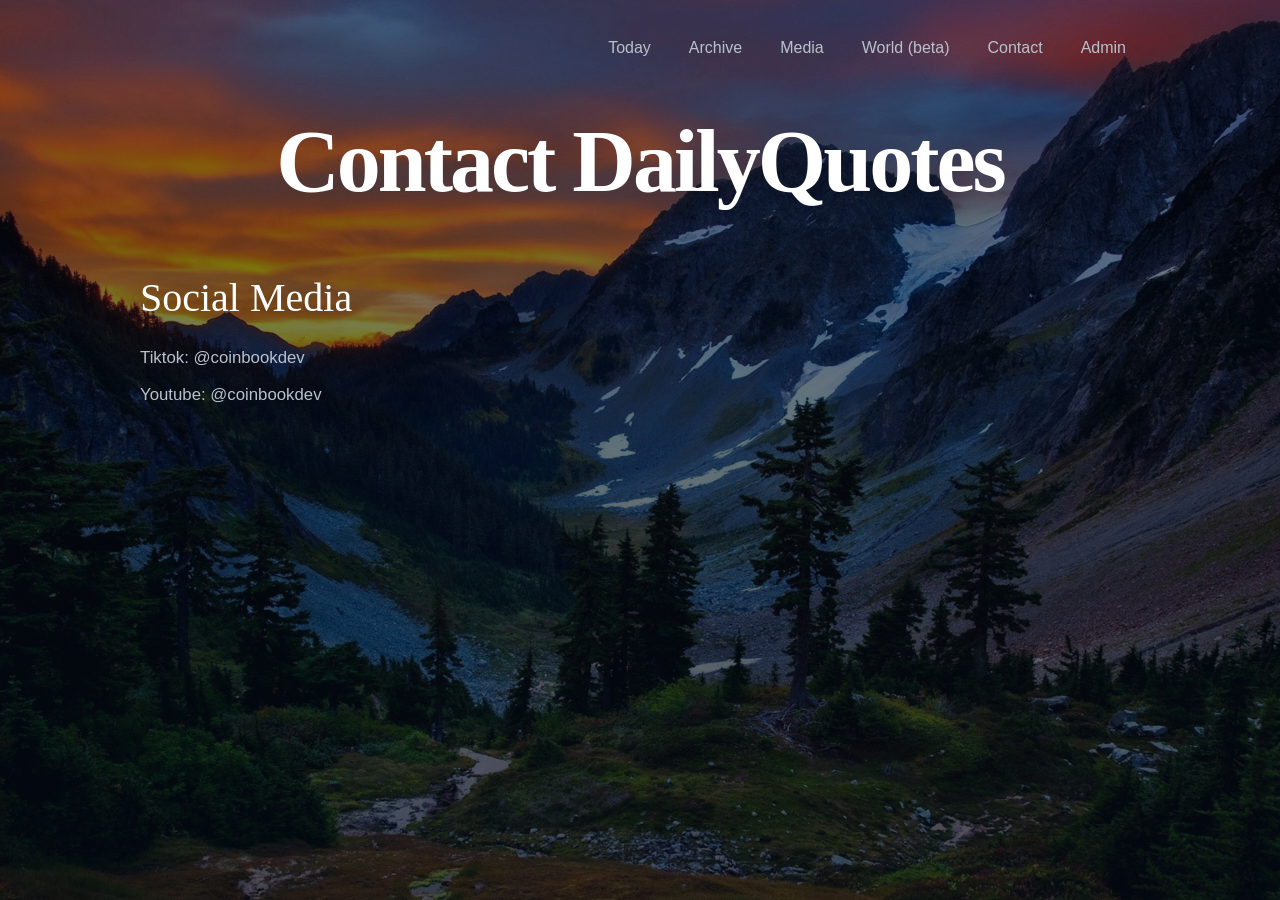
<file: contact.html>
<!DOCTYPE html>
<style>
  big-text {
font-size: medium; /* Set desired size */
}
    
  normal-text {
font-size: 60px; /* Set desired size */
}
</style>

<html lang="en">
  <head>
  <meta charset="utf-8">
  <meta name="viewport" content="width=device-width, initial-scale=1">
  <title>Contact DailyQuotes</title>
  <link rel="stylesheet" href="style.css">
</head>
<body>
  <main class="container">
    <nav class="top-nav">
      <a href="index.html">Today</a>
      <a href="archive.html">Archive</a>
      <a href="media.html">Media</a>
      <a href="world.html">World (beta)</a>
      <a href="contact.html">Contact</a>
      <a href="admin.html">Admin</a>
    </nav>

     <header class="hero">
      <h1>Contact DailyQuotes</h1>
       <br><br>
       <p class="quote">Social Media</p>
       <p class="author">Tiktok: @coinbookdev</p>
       <p class="author">Youtube: @coinbookdev</p>
    </header>
</file>
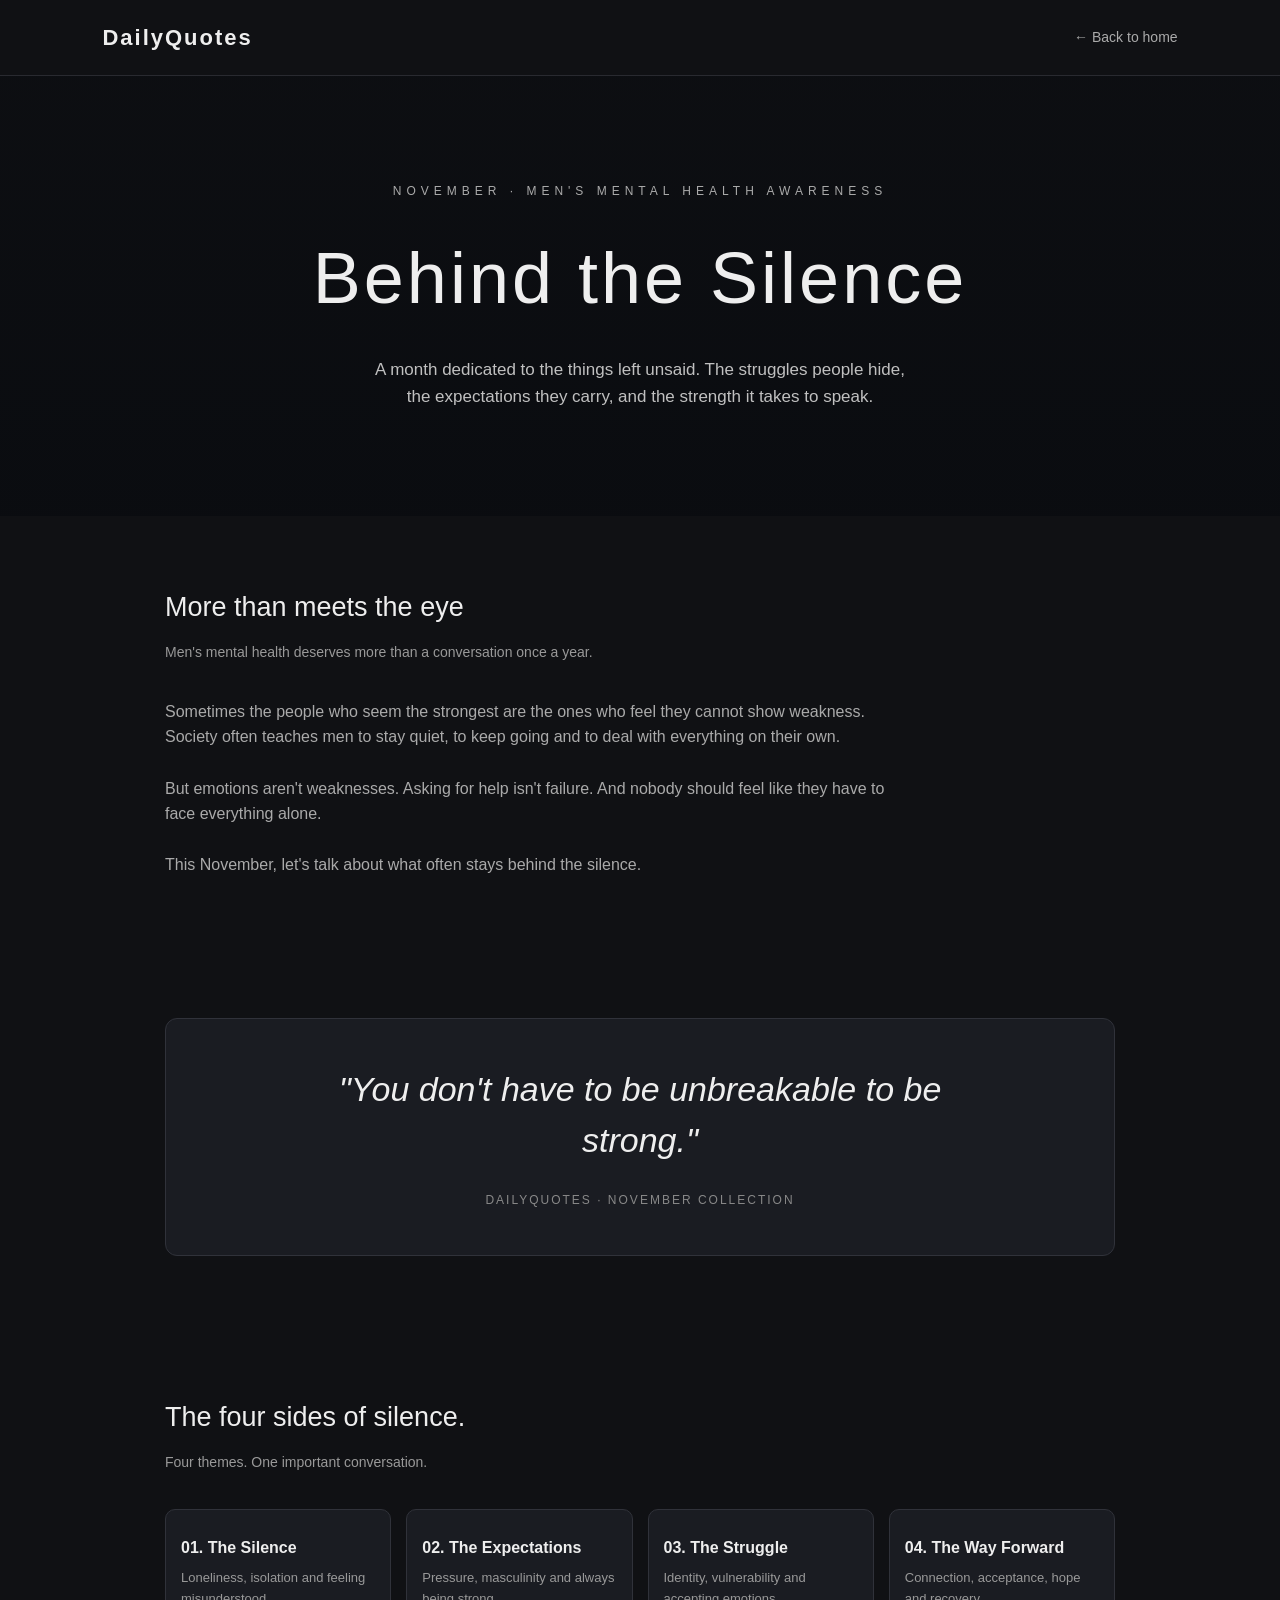
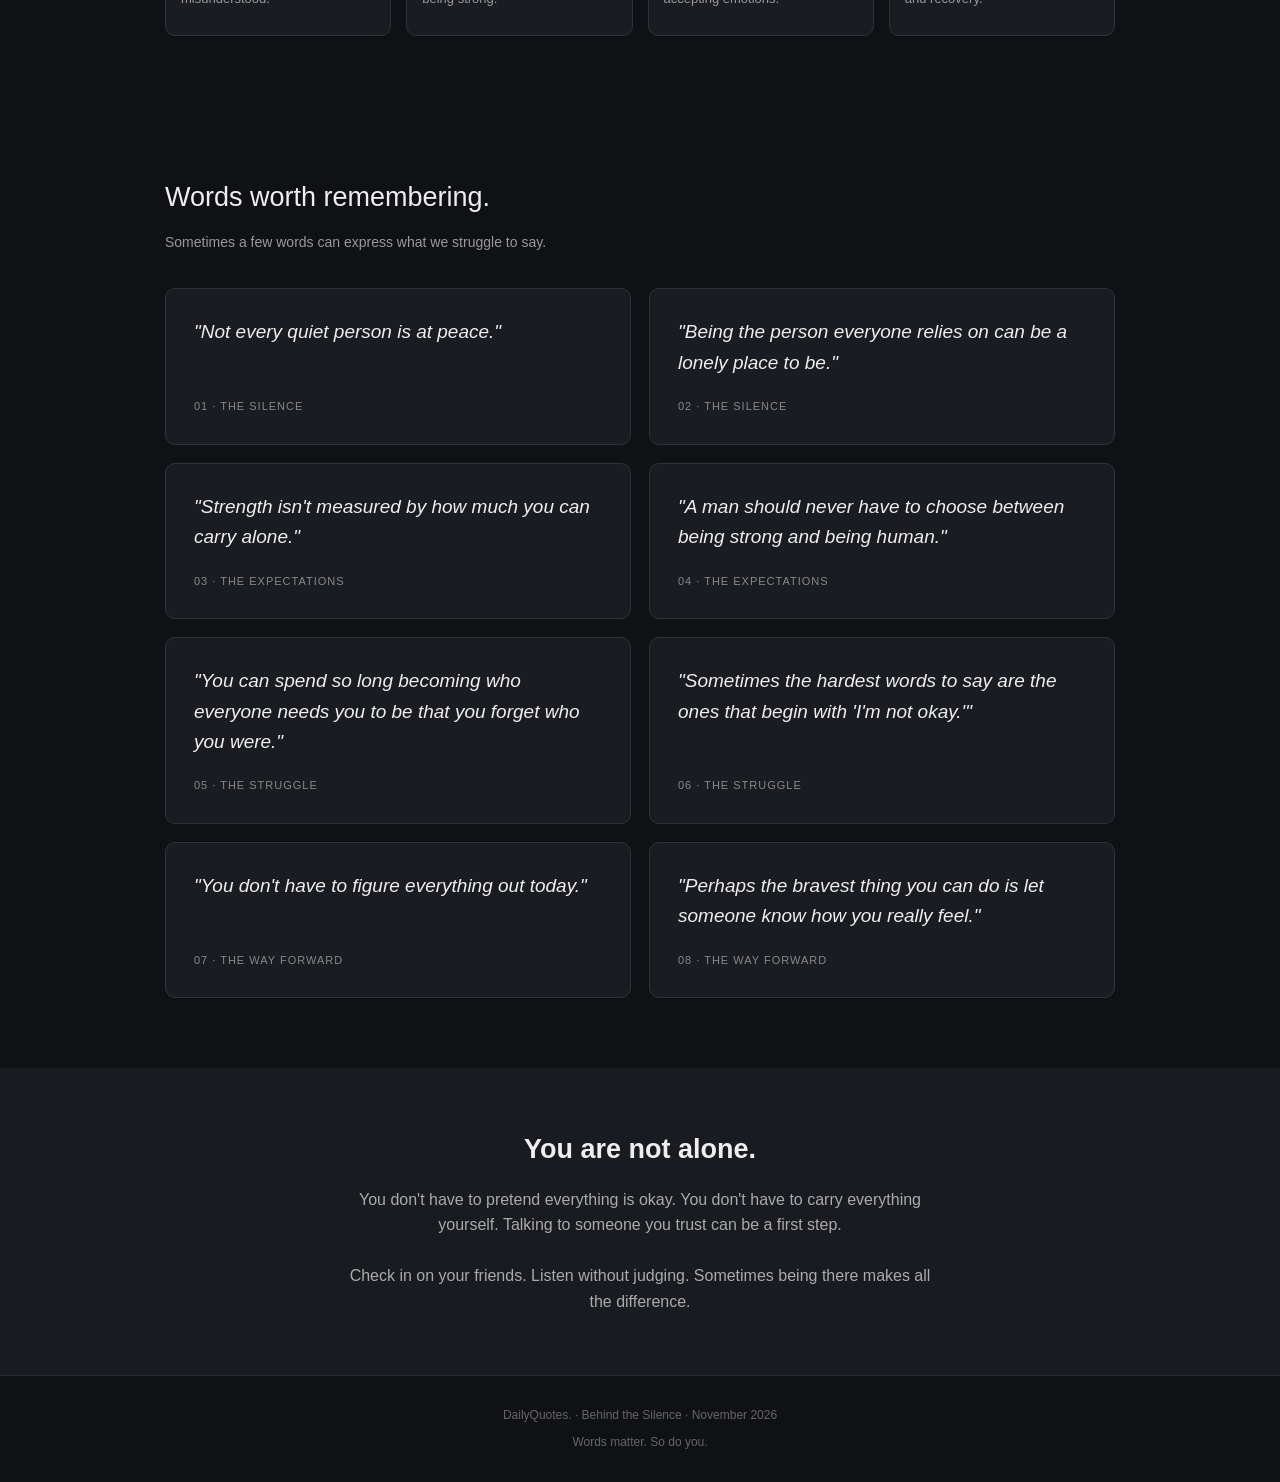
<file: november.html>
<!DOCTYPE html>
<html lang="en">
<head>
<meta charset="UTF-8">
<meta name="viewport" content="width=device-width, initial-scale=1.0">
<title>DailyQuotes | Behind the silence</title>

<style>
* {
    margin: 0;
    padding: 0;
    box-sizing: border-box;
}

body {
    font-family: Arial, sans-serif;
    background: #101114;
    color: #eeeeee;
    line-height: 1.6;
}

/* NAVIGATION */
nav {
    padding: 20px 8%;
    display: flex;
    justify-content: space-between;
    align-items: center;
    border-bottom: 1px solid #292a30;
}

.logo {
    font-size: 22px;
    font-weight: bold;
    letter-spacing: 2px;
}

nav a {
    color: #aaa;
    text-decoration: none;
    font-size: 14px;
}

nav a:hover {
    color: white;
}

/* HERO */
.hero {
    min-height: 440px;
    padding: 100px 20px;
    text-align: center;
    display: flex;
    flex-direction: column;
    justify-content: center;
    align-items: center;
    background:
        linear-gradient(rgba(10,12,16,.55), rgba(10,12,16,.95)),
        url("https://images.unsplash.com/photo-1519608487953-e999c86e7455?w=1600");
    background-size: cover;
    background-position: center;
}

.hero .label {
    color: #aaa;
    letter-spacing: 5px;
    font-size: 12px;
    margin-bottom: 20px;
}

.hero h1 {
    font-size: clamp(38px, 7vw, 72px);
    letter-spacing: 3px;
    font-weight: 500;
}

.hero p {
    color: #c0c0c0;
    max-width: 550px;
    margin-top: 20px;
    font-size: 17px;
}

/* GENERAL */
.container {
    max-width: 1000px;
    margin: auto;
    padding: 70px 25px;
}

.section-title {
    font-size: 27px;
    margin-bottom: 12px;
    font-weight: 500;
}

.section-subtitle {
    color: #999;
    margin-bottom: 35px;
    font-size: 14px;
}

/* FEATURED QUOTE */
.featured {
    background: #1a1c22;
    border: 1px solid #30323a;
    padding: 45px 30px;
    text-align: center;
    border-radius: 12px;
}

.featured blockquote {
    font-size: clamp(22px, 4vw, 34px);
    font-style: italic;
    max-width: 700px;
    margin: auto;
    line-height: 1.5;
}

.featured span {
    display: block;
    margin-top: 25px;
    color: #888;
    font-size: 12px;
    letter-spacing: 2px;
}

/* THEMES */
.themes {
    display: grid;
    grid-template-columns: repeat(4, 1fr);
    gap: 15px;
}

.theme {
    background: #1a1c22;
    border: 1px solid #30323a;
    padding: 25px 15px;
    border-radius: 10px;
}

.theme h3 {
    font-size: 16px;
    margin-bottom: 8px;
}

.theme p {
    font-size: 13px;
    color: #999;
}

/* QUOTES */
.quotes {
    display: grid;
    grid-template-columns: repeat(2, 1fr);
    gap: 18px;
}

.quote {
    background: #1a1c22;
    border: 1px solid #30323a;
    padding: 28px;
    border-radius: 10px;
    display: flex;
    flex-direction: column;
    justify-content: space-between;
}

.quote p {
    font-size: 19px;
    font-style: italic;
    margin-bottom: 20px;
}

.quote small {
    color: #888;
    font-size: 11px;
    letter-spacing: 1px;
}

/* MESSAGE */
.message {
    text-align: center;
    padding: 60px 25px;
    background: #191b20;
}

.message h2 {
    font-size: 27px;
    margin-bottom: 15px;
}

.message p {
    max-width: 600px;
    margin: auto;
    color: #aaa;
}

/* FOOTER */
footer {
    text-align: center;
    padding: 30px;
    color: #666;
    font-size: 12px;
    border-top: 1px solid #292a30;
}

/* MOBILE */
@media (max-width: 700px) {
    .themes {
        grid-template-columns: repeat(2, 1fr);
    }

    .quotes {
        grid-template-columns: 1fr;
    }

    .container {
        padding: 50px 20px;
    }

    .hero {
        min-height: 360px;
    }
}
</style>
</head>

<body>

<nav>
    <div class="logo">DailyQuotes</div>
    <a href="index.html">← Back to home</a>
</nav>

<!-- HERO -->
<header class="hero">
    <div class="label">NOVEMBER · MEN'S MENTAL HEALTH AWARENESS</div>
    <h1>Behind the Silence</h1>
    <p>
        A month dedicated to the things left unsaid.
        The struggles people hide, the expectations
        they carry, and the strength it takes to speak.
    </p>
</header>

<!-- INTRODUCTION -->
<section class="container">
    <h2 class="section-title">More than meets the eye</h2>
    <p class="section-subtitle">
        Men's mental health deserves more than a conversation once a year.
    </p>

    <p style="color:#aaa; max-width:750px;">
        Sometimes the people who seem the strongest are the ones
        who feel they cannot show weakness. Society often teaches
        men to stay quiet, to keep going and to deal with everything
        on their own.
        <br><br>
        But emotions aren't weaknesses. Asking for help isn't failure.
        And nobody should feel like they have to face everything alone.
        <br><br>
        This November, let's talk about what often stays behind the silence.
    </p>
</section>

<!-- FEATURED QUOTE -->
<section class="container">
    <div class="featured">
        <blockquote>
            "You don't have to be unbreakable to be strong."
        </blockquote>
        <span>DAILYQUOTES · NOVEMBER COLLECTION</span>
    </div>
</section>

<!-- THEMES -->
<section class="container">
    <h2 class="section-title">The four sides of silence.</h2>
    <p class="section-subtitle">
        Four themes. One important conversation.
    </p>

    <div class="themes">

        <div class="theme">
            <h3>01. The Silence</h3>
            <p>Loneliness, isolation and feeling misunderstood.</p>
        </div>

        <div class="theme">
            <h3>02. The Expectations</h3>
            <p>Pressure, masculinity and always being strong.</p>
        </div>

        <div class="theme">
            <h3>03. The Struggle</h3>
            <p>Identity, vulnerability and accepting emotions.</p>
        </div>

        <div class="theme">
            <h3>04. The Way Forward</h3>
            <p>Connection, acceptance, hope and recovery.</p>
        </div>

    </div>
</section>

<!-- QUOTES -->
<section class="container">
    <h2 class="section-title">Words worth remembering.</h2>
    <p class="section-subtitle">
        Sometimes a few words can express what we struggle to say.
    </p>

    <div class="quotes">

        <div class="quote">
            <p>"Not every quiet person is at peace."</p>
            <small>01 · THE SILENCE</small>
        </div>

        <div class="quote">
            <p>"Being the person everyone relies on can be a lonely place to be."</p>
            <small>02 · THE SILENCE</small>
        </div>

        <div class="quote">
            <p>"Strength isn't measured by how much you can carry alone."</p>
            <small>03 · THE EXPECTATIONS</small>
        </div>

        <div class="quote">
            <p>"A man should never have to choose between being strong and being human."</p>
            <small>04 · THE EXPECTATIONS</small>
        </div>

        <div class="quote">
            <p>"You can spend so long becoming who everyone needs you to be that you forget who you were."</p>
            <small>05 · THE STRUGGLE</small>
        </div>

        <div class="quote">
            <p>"Sometimes the hardest words to say are the ones that begin with 'I'm not okay.'"</p>
            <small>06 · THE STRUGGLE</small>
        </div>

        <div class="quote">
            <p>"You don't have to figure everything out today."</p>
            <small>07 · THE WAY FORWARD</small>
        </div>

        <div class="quote">
            <p>"Perhaps the bravest thing you can do is let someone know how you really feel."</p>
            <small>08 · THE WAY FORWARD</small>
        </div>

    </div>
</section>

<!-- CLOSING MESSAGE -->
<section class="message">
    <h2>You are not alone.</h2>
    <p>
        You don't have to pretend everything is okay.
        You don't have to carry everything yourself.
        Talking to someone you trust can be a first step.
        <br><br>
        Check in on your friends. Listen without judging.
        Sometimes being there makes all the difference.
    </p>
</section>

<footer>
    <p>DailyQuotes. · Behind the Silence · November 2026</p>
    <p style="margin-top:8px;">Words matter. So do you.</p>
</footer>

</body>
</html>
</file>
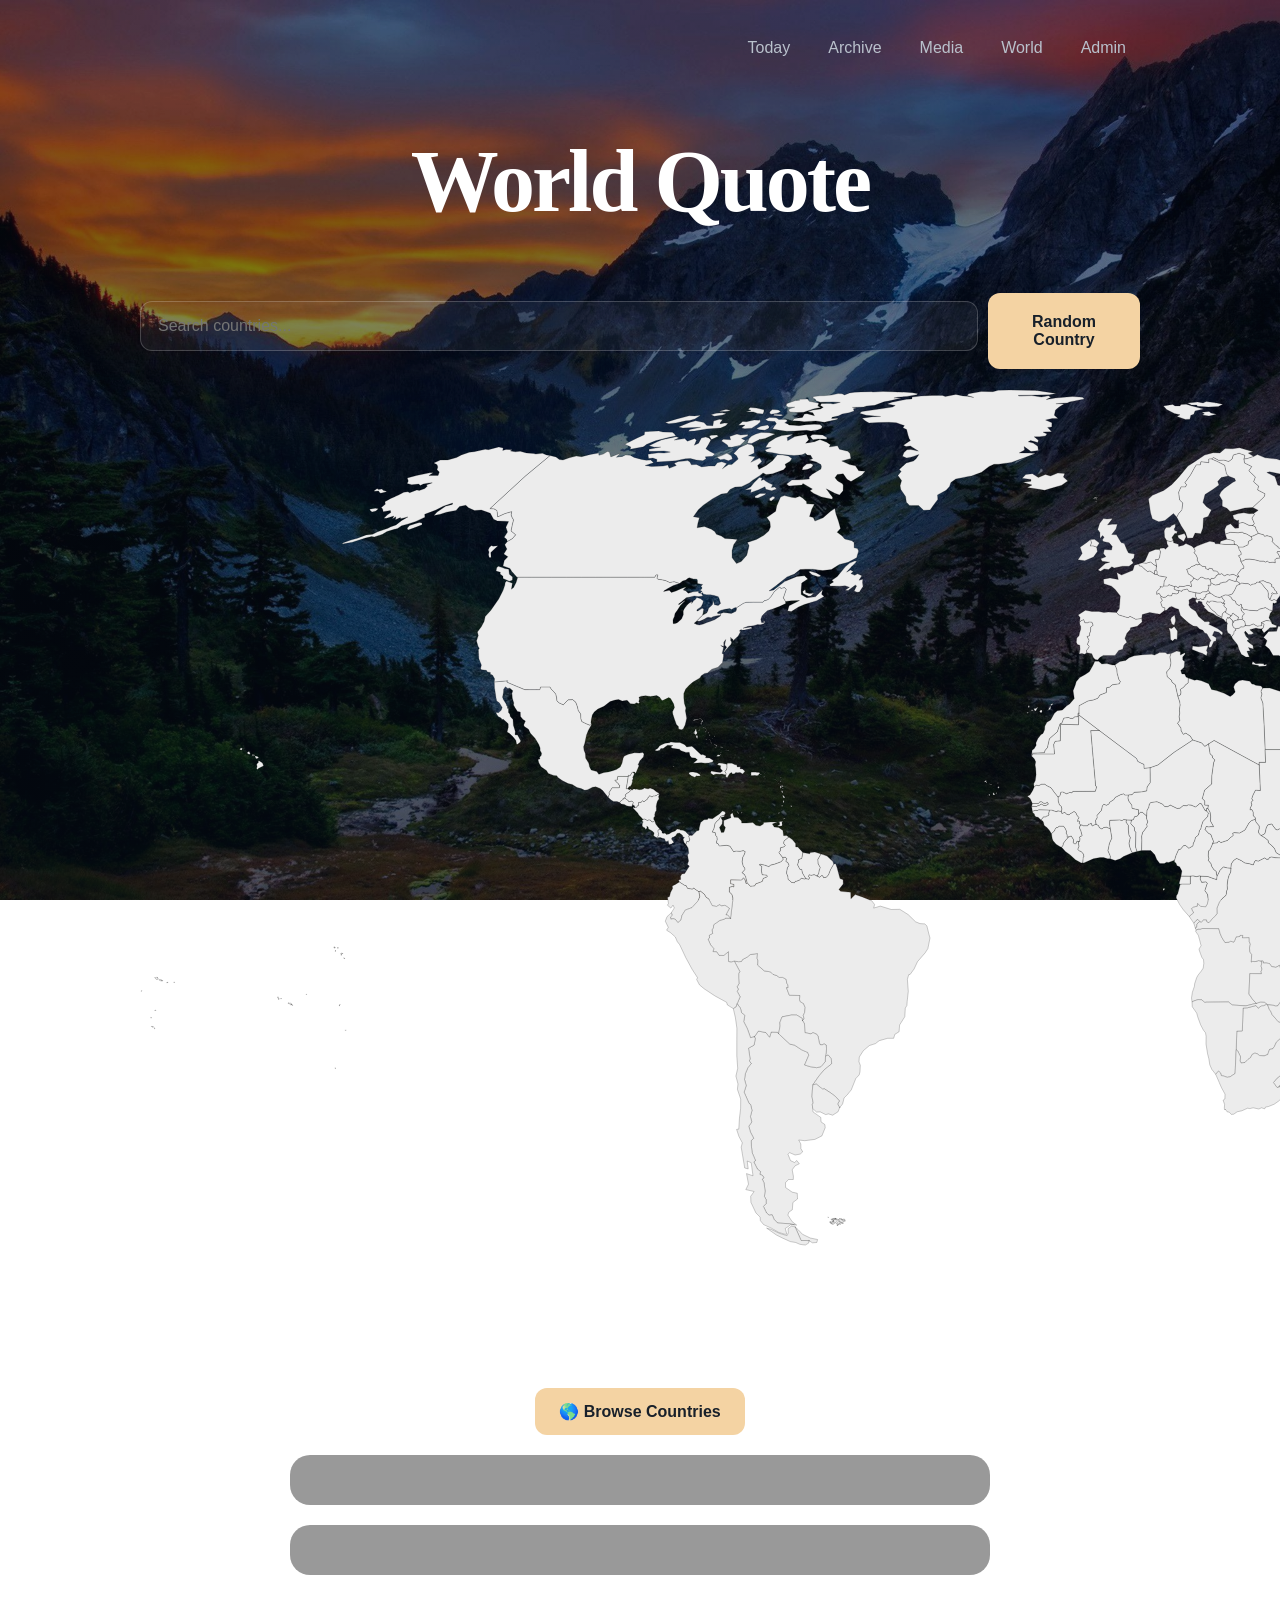
<file: world.html>
<!DOCTYPE html>
<html lang="en">

<head>
    <meta charset="UTF-8">
    <meta name="viewport" content="width=device-width, initial-scale=1.0">
    <title>DailyQuotes - World</title>

    <link rel="stylesheet" href="style.css">

</head>

<body>
    <main class="container">
        <nav class="top-nav">
    <a href="index.html">Today</a>
    <a href="archive.html">Archive</a>
    <a href="media.html">Media</a>
    <a href="world.html">World</a>
    <a href="admin.html">Admin</a>
</nav>

<div class="daily-world-card">
    <h1>World Quote</h1>

    <h2 id="dailyCountry"></h2>

    <p id="dailyQuote"></p>
</div>

<div class="world-controls">

    <input
        type="text"
        id="countrySearch"
        placeholder="Search countries..."
    >

    <button id="randomCountryBtn">
        Random Country
    </button>

</div>
        <object
        id="svgMap"
        data="world-map.svg"
        type="image/svg+xml">
    </object>


<div class="progress-card">
    <h3>Countries Discovered</h3>
    <p id="discoveryProgress">0 / 197</p>
</div>
<!-- <div id="countryButtons"></div> -->

<div class="map-section">

</div>

<button id="toggleCountriesBtn">
    🌎 Browse Countries
</button>

<div id="countryInfo"></div>

<div id="countriesContainer" class="hidden"></div>

<div id="countryInfo"></div>

<script src="countries.js"></script>
<script src="quotes.js"></script>
<script src="world.js"></script>

</body>
</html>
</file>
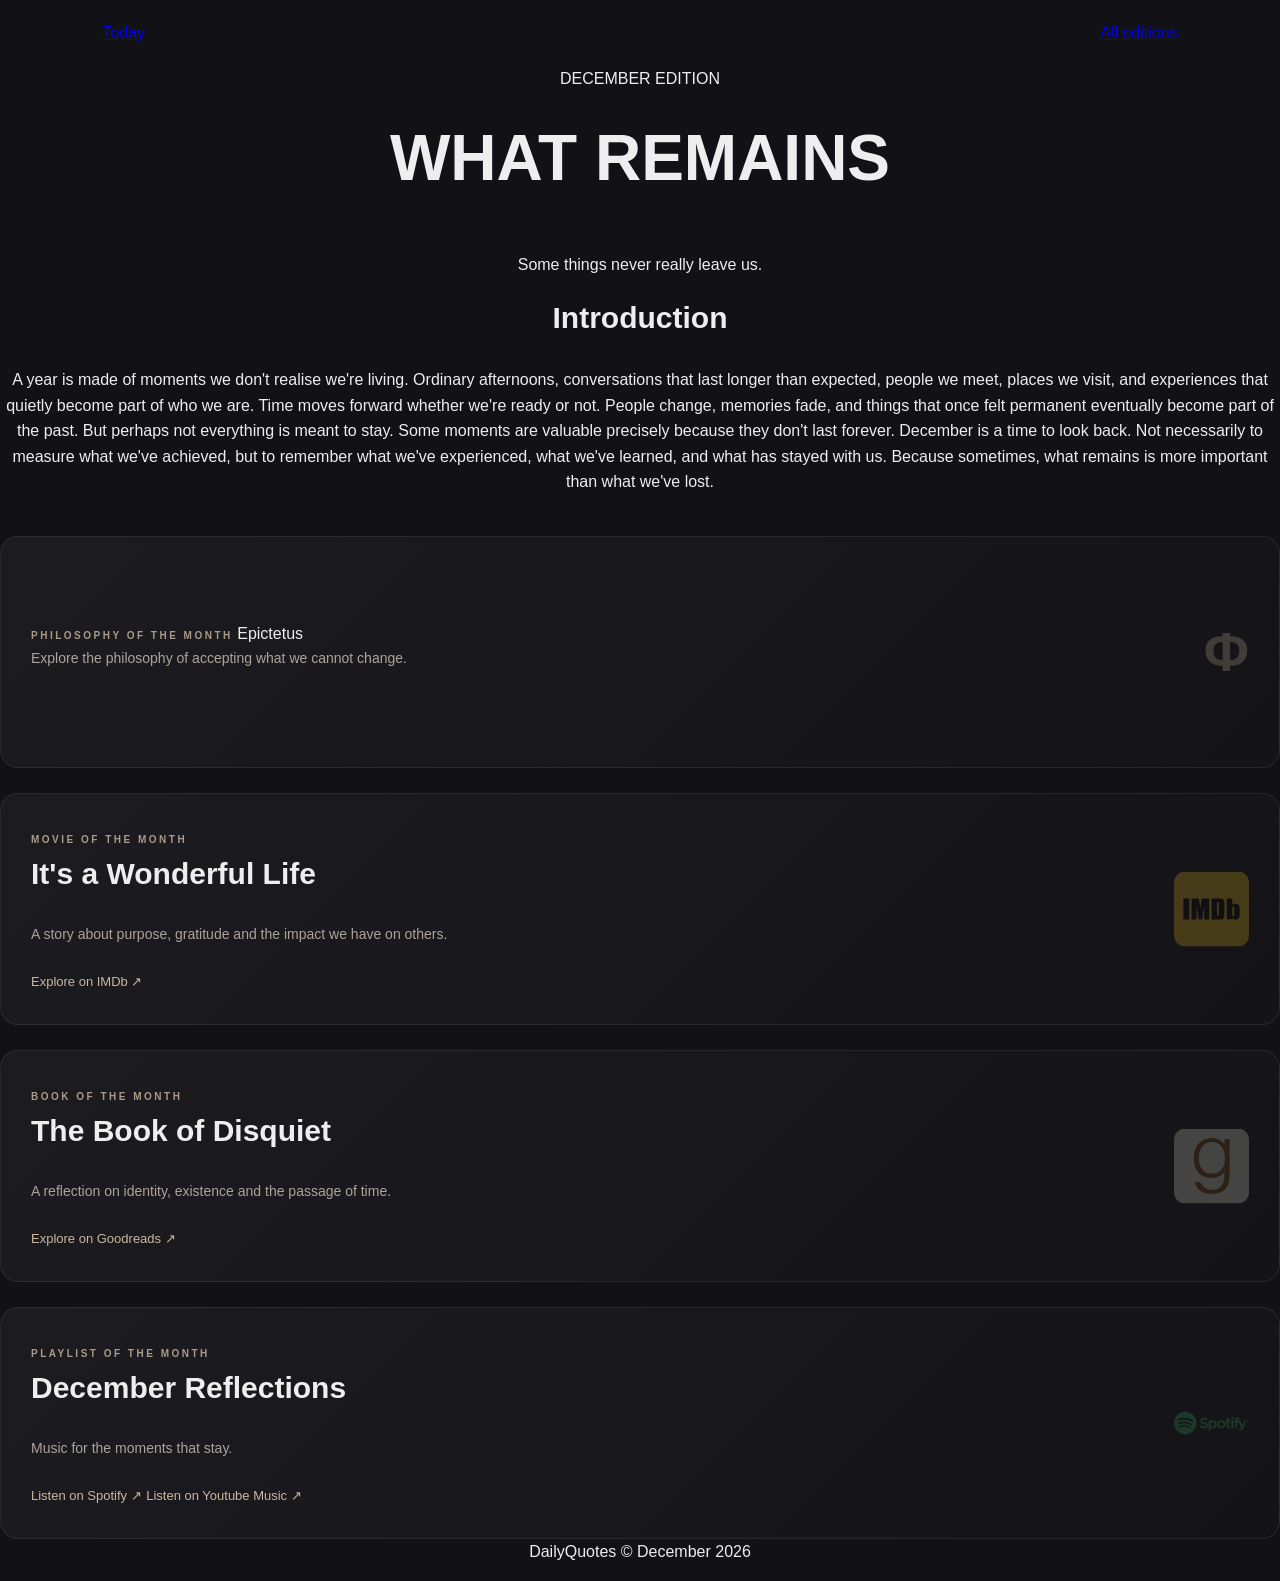
<file: month/december.html>
<!DOCTYPE html>
<html lang="en">

<head>
     <meta charset="UTF-8">
    <meta name="viewport" content="width=device-width, initial-scale=1.0">

  <title>DailyQuotes | December</title>

     <link rel="stylesheet" href="month.css">
</head>
<body>
  <nav>
    <a href="DailyQuotes/index.html">Today</a>
    <a href="month/editions.html>All editions">All editions</a>
  </nav>

  <header class="hero">
    <p>DECEMBER EDITION</p>
    <h1>WHAT REMAINS</h1>
    <p>Some things never really leave us.</p>
  </header>

  <main>
    <section class="introduction">
      <h2>Introduction</h2>
      <p>
A year is made of moments we don't realise we're living. Ordinary afternoons, conversations that last longer than expected, people we meet, places we visit, and experiences that quietly become part of who we are.
Time moves forward whether we're ready or not. People change, memories fade, and things that once felt permanent eventually become part of the past.
But perhaps not everything is meant to stay. Some moments are valuable precisely because they don't last forever.
December is a time to look back. Not necessarily to measure what we've achieved, but to remember what we've experienced, what we've learned, and what has stayed with us.
Because sometimes, what remains is more important than what we've lost.
      </p>
    </section>

<!-- PHILOSOPHER -->
<section class="recommendation-card">

    <div class="card-content">
        <span class="card-category">PHILOSOPHY OF THE MONTH</span>
        <card-content h2>Epictetus</card-content h2>
        <p>
            Explore the philosophy of accepting
            what we cannot change.
        </p>
    </div>

    <div class="card-logo philosophy-logo">
        Φ
    </div>

</section>


<!-- MOVIE -->
<section class="recommendation-card">

    <div class="card-content">
        <span class="card-category">MOVIE OF THE MONTH</span>
        <h2>It's a Wonderful Life</h2>
        <p>
            A story about purpose, gratitude and
            the impact we have on others.
        </p>
        <a href="https://www.imdb.com/title/tt0038650/">
            Explore on IMDb ↗
        </a>
    </div>

<div class="card-logo imdb-logo">
    <img src="imdb.svg" alt="IMDb">
</div>

</section>


<!-- BOOK -->
<section class="recommendation-card">

    <div class="card-content">
        <span class="card-category">BOOK OF THE MONTH</span>
        <h2>The Book of Disquiet</h2>
        <p>
            A reflection on identity, existence
            and the passage of time.
        </p>
        <a href="https://www.goodreads.com/book/show/45974">
            Explore on Goodreads ↗
        </a>
    </div>

<div class="card-logo goodreads-logo">
    <img src="goodreads.svg" alt="Goodreads">
</div>

</section>


<!-- PLAYLIST -->
<section class="recommendation-card">

    <div class="card-content">
        <span class="card-category">PLAYLIST OF THE MONTH</span>
        <h2>December Reflections</h2>
        <p>
            Music for the moments that stay.
        </p>
        <a href="https://open.spotify.com/playlist/5EZBRMhS97btf5IU5IgrG6">
            Listen on Spotify ↗
        </a>
         <a href="https://music.youtube.com/playlist?list=PLSAnnioqEjWg&si=elPH18PT0UYKBKr8">
              Listen on Youtube Music ↗
         </a>
    </div>
<div class="card-logo spotify-logo">
    <img src="spotify.svg" alt="Spotify">
</div>

</section>
  </main>

  <footer>
    <p>DailyQuotes © December 2026 </p>
  </footer>
</body>
</html>
</file>
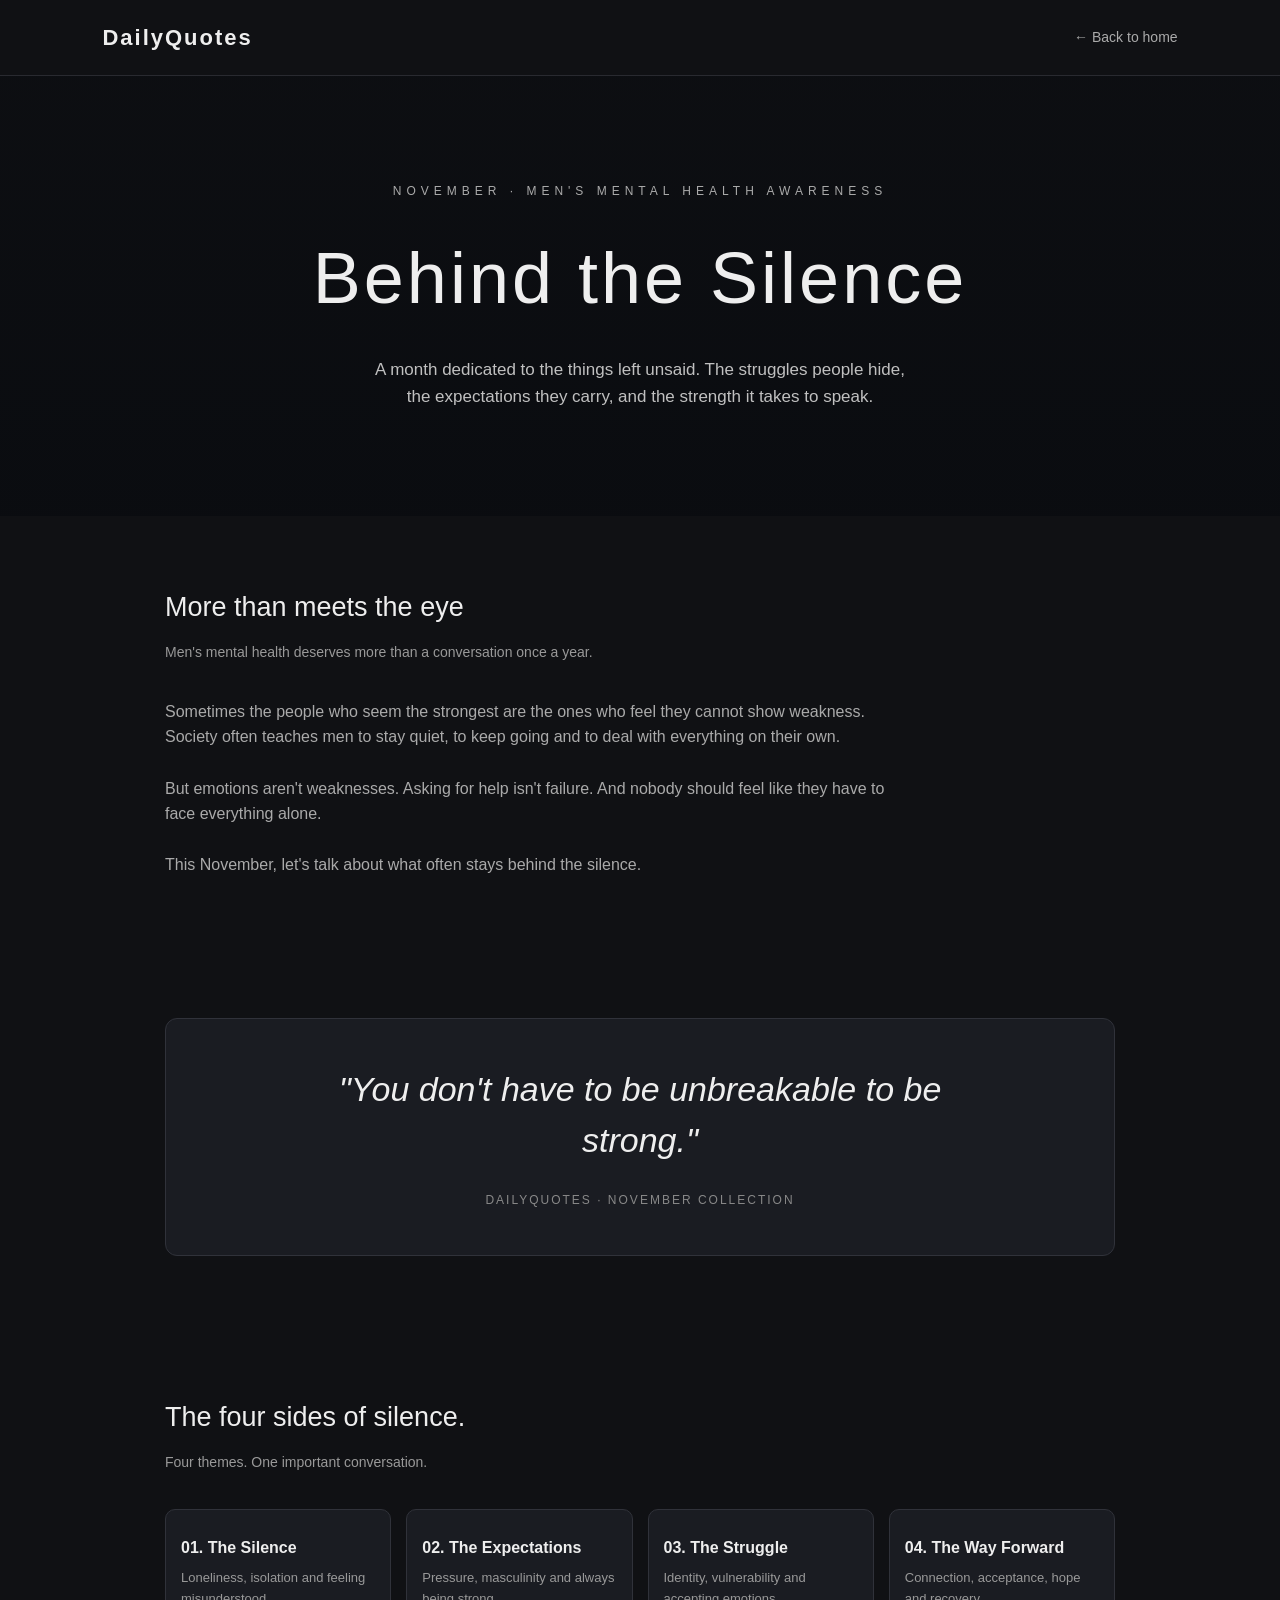
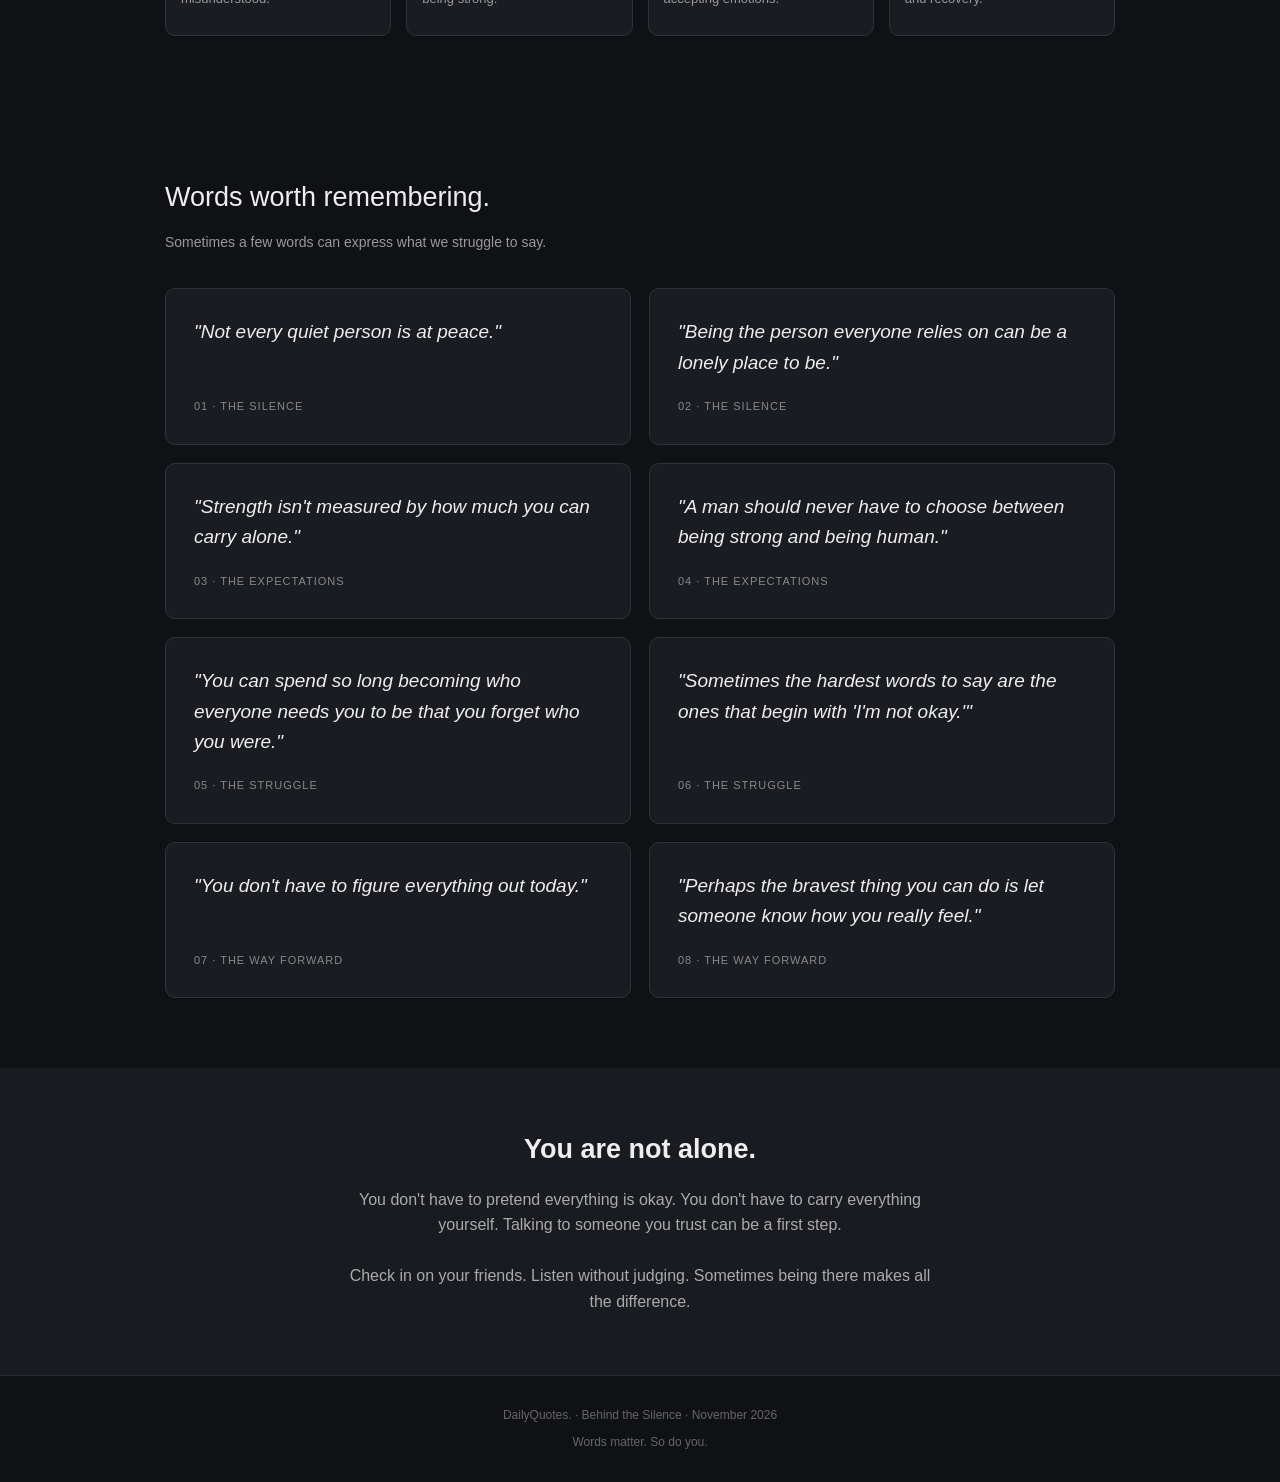
<file: month/november.html>
<!DOCTYPE html>
<html lang="en">
<head>
<meta charset="UTF-8">
<meta name="viewport" content="width=device-width, initial-scale=1.0">
<title>DailyQuotes | Behind the silence</title>

<style>
* {
    margin: 0;
    padding: 0;
    box-sizing: border-box;
}

body {
    font-family: Arial, sans-serif;
    background: #101114;
    color: #eeeeee;
    line-height: 1.6;
}

/* NAVIGATION */
nav {
    padding: 20px 8%;
    display: flex;
    justify-content: space-between;
    align-items: center;
    border-bottom: 1px solid #292a30;
}

.logo {
    font-size: 22px;
    font-weight: bold;
    letter-spacing: 2px;
}

nav a {
    color: #aaa;
    text-decoration: none;
    font-size: 14px;
}

nav a:hover {
    color: white;
}

/* HERO */
.hero {
    min-height: 440px;
    padding: 100px 20px;
    text-align: center;
    display: flex;
    flex-direction: column;
    justify-content: center;
    align-items: center;
    background:
        linear-gradient(rgba(10,12,16,.55), rgba(10,12,16,.95)),
        url("https://images.unsplash.com/photo-1519608487953-e999c86e7455?w=1600");
    background-size: cover;
    background-position: center;
}

.hero .label {
    color: #aaa;
    letter-spacing: 5px;
    font-size: 12px;
    margin-bottom: 20px;
}

.hero h1 {
    font-size: clamp(38px, 7vw, 72px);
    letter-spacing: 3px;
    font-weight: 500;
}

.hero p {
    color: #c0c0c0;
    max-width: 550px;
    margin-top: 20px;
    font-size: 17px;
}

/* GENERAL */
.container {
    max-width: 1000px;
    margin: auto;
    padding: 70px 25px;
}

.section-title {
    font-size: 27px;
    margin-bottom: 12px;
    font-weight: 500;
}

.section-subtitle {
    color: #999;
    margin-bottom: 35px;
    font-size: 14px;
}

/* FEATURED QUOTE */
.featured {
    background: #1a1c22;
    border: 1px solid #30323a;
    padding: 45px 30px;
    text-align: center;
    border-radius: 12px;
}

.featured blockquote {
    font-size: clamp(22px, 4vw, 34px);
    font-style: italic;
    max-width: 700px;
    margin: auto;
    line-height: 1.5;
}

.featured span {
    display: block;
    margin-top: 25px;
    color: #888;
    font-size: 12px;
    letter-spacing: 2px;
}

/* THEMES */
.themes {
    display: grid;
    grid-template-columns: repeat(4, 1fr);
    gap: 15px;
}

.theme {
    background: #1a1c22;
    border: 1px solid #30323a;
    padding: 25px 15px;
    border-radius: 10px;
}

.theme h3 {
    font-size: 16px;
    margin-bottom: 8px;
}

.theme p {
    font-size: 13px;
    color: #999;
}

/* QUOTES */
.quotes {
    display: grid;
    grid-template-columns: repeat(2, 1fr);
    gap: 18px;
}

.quote {
    background: #1a1c22;
    border: 1px solid #30323a;
    padding: 28px;
    border-radius: 10px;
    display: flex;
    flex-direction: column;
    justify-content: space-between;
}

.quote p {
    font-size: 19px;
    font-style: italic;
    margin-bottom: 20px;
}

.quote small {
    color: #888;
    font-size: 11px;
    letter-spacing: 1px;
}

/* MESSAGE */
.message {
    text-align: center;
    padding: 60px 25px;
    background: #191b20;
}

.message h2 {
    font-size: 27px;
    margin-bottom: 15px;
}

.message p {
    max-width: 600px;
    margin: auto;
    color: #aaa;
}

/* FOOTER */
footer {
    text-align: center;
    padding: 30px;
    color: #666;
    font-size: 12px;
    border-top: 1px solid #292a30;
}

/* MOBILE */
@media (max-width: 700px) {
    .themes {
        grid-template-columns: repeat(2, 1fr);
    }

    .quotes {
        grid-template-columns: 1fr;
    }

    .container {
        padding: 50px 20px;
    }

    .hero {
        min-height: 360px;
    }
}
</style>
</head>

<body>

<nav>
    <div class="logo">DailyQuotes</div>
    <a href="/DailyQuotes/index.html">← Back to home</a>
</nav>

<!-- HERO -->
<header class="hero">
    <div class="label">NOVEMBER · MEN'S MENTAL HEALTH AWARENESS</div>
    <h1>Behind the Silence</h1>
    <p>
        A month dedicated to the things left unsaid.
        The struggles people hide, the expectations
        they carry, and the strength it takes to speak.
    </p>
</header>

<!-- INTRODUCTION -->
<section class="container">
    <h2 class="section-title">More than meets the eye</h2>
    <p class="section-subtitle">
        Men's mental health deserves more than a conversation once a year.
    </p>

    <p style="color:#aaa; max-width:750px;">
        Sometimes the people who seem the strongest are the ones
        who feel they cannot show weakness. Society often teaches
        men to stay quiet, to keep going and to deal with everything
        on their own.
        <br><br>
        But emotions aren't weaknesses. Asking for help isn't failure.
        And nobody should feel like they have to face everything alone.
        <br><br>
        This November, let's talk about what often stays behind the silence.
    </p>
</section>

<!-- FEATURED QUOTE -->
<section class="container">
    <div class="featured">
        <blockquote>
            "You don't have to be unbreakable to be strong."
        </blockquote>
        <span>DAILYQUOTES · NOVEMBER COLLECTION</span>
    </div>
</section>

<!-- THEMES -->
<section class="container">
    <h2 class="section-title">The four sides of silence.</h2>
    <p class="section-subtitle">
        Four themes. One important conversation.
    </p>

    <div class="themes">

        <div class="theme">
            <h3>01. The Silence</h3>
            <p>Loneliness, isolation and feeling misunderstood.</p>
        </div>

        <div class="theme">
            <h3>02. The Expectations</h3>
            <p>Pressure, masculinity and always being strong.</p>
        </div>

        <div class="theme">
            <h3>03. The Struggle</h3>
            <p>Identity, vulnerability and accepting emotions.</p>
        </div>

        <div class="theme">
            <h3>04. The Way Forward</h3>
            <p>Connection, acceptance, hope and recovery.</p>
        </div>

    </div>
</section>

<!-- QUOTES -->
<section class="container">
    <h2 class="section-title">Words worth remembering.</h2>
    <p class="section-subtitle">
        Sometimes a few words can express what we struggle to say.
    </p>

    <div class="quotes">

        <div class="quote">
            <p>"Not every quiet person is at peace."</p>
            <small>01 · THE SILENCE</small>
        </div>

        <div class="quote">
            <p>"Being the person everyone relies on can be a lonely place to be."</p>
            <small>02 · THE SILENCE</small>
        </div>

        <div class="quote">
            <p>"Strength isn't measured by how much you can carry alone."</p>
            <small>03 · THE EXPECTATIONS</small>
        </div>

        <div class="quote">
            <p>"A man should never have to choose between being strong and being human."</p>
            <small>04 · THE EXPECTATIONS</small>
        </div>

        <div class="quote">
            <p>"You can spend so long becoming who everyone needs you to be that you forget who you were."</p>
            <small>05 · THE STRUGGLE</small>
        </div>

        <div class="quote">
            <p>"Sometimes the hardest words to say are the ones that begin with 'I'm not okay.'"</p>
            <small>06 · THE STRUGGLE</small>
        </div>

        <div class="quote">
            <p>"You don't have to figure everything out today."</p>
            <small>07 · THE WAY FORWARD</small>
        </div>

        <div class="quote">
            <p>"Perhaps the bravest thing you can do is let someone know how you really feel."</p>
            <small>08 · THE WAY FORWARD</small>
        </div>

    </div>
</section>

<!-- CLOSING MESSAGE -->
<section class="message">
    <h2>You are not alone.</h2>
    <p>
        You don't have to pretend everything is okay.
        You don't have to carry everything yourself.
        Talking to someone you trust can be a first step.
        <br><br>
        Check in on your friends. Listen without judging.
        Sometimes being there makes all the difference.
    </p>
</section>

<footer>
    <p>DailyQuotes. · Behind the Silence · November 2026</p>
    <p style="margin-top:8px;">Words matter. So do you.</p>
</footer>

</body>
</html>
</file>
<file: style.css>
* {
  box-sizing: border-box;
}

:root {
  --background-image: url("backgrounds/mountains.jpg");
  --card: rgba(10, 20, 35, 0.72);
  --card-border: rgba(255, 255, 255, 0.16);
  --text: #ffffff;
  --muted: #b9c1cc;
  --accent: #f4d3a3;
  --danger: #ff8c8c;
}

body {
  margin: 0;
  min-height: 100vh;
  font-family: Inter, -apple-system, BlinkMacSystemFont, "Segoe UI", sans-serif;
  color: var(--text);
  background:
    linear-gradient(rgba(5, 12, 22, 0.35), rgba(5, 12, 22, 0.65)),
    var(--background-image);
  background-size: cover;
  background-position: center;
  background-attachment: fixed;
}

body::before {
  content: "";
  position: fixed;
  inset: 0;
  background: rgba(5, 12, 22, 0.15);
  pointer-events: none;
  z-index: -1;
}

.container {
  width: min(1000px, calc(100% - 40px));
  margin: 0 auto;
  padding: 30px 0 60px;
}

.top-nav {
  display: flex;
  gap: 10px;
  justify-content: flex-end;
  margin-bottom: 45px;
}

.top-nav a {
  color: var(--muted);
  text-decoration: none;
  padding: 9px 14px;
  border-radius: 10px;
  transition: 0.2s;
}

.top-nav a:hover,
.top-nav a.active {
  color: white;
  background: rgba(255,255,255,0.09);
}

.more-menu {
    position: relative;
    display: block;
}

#moreBtn {
    cursor: pointer;
}

#moreDropdown {
    display: none;
    position: absolute;
    top: 100%;
    right: 0;

    background: rgba(20,20,20,0.95);
    border-radius: 12px;
    padding: 8px;

    min-width: 120px;
    z-index: 999;
}

#moreDropdown a {
    display: block;
    padding: 8px;
}

#moreDropdown.show {
    display: block;
}
@media (max-width: 768px) {

    .desktop-only {
        display: none;
    }

.more-menu {
    position: relative;
}

#moreDropdown {
    display: none;
}

#moreDropdown.show {
    display: block;
}
    }
}

.hero {
  text-align: center;
  margin-bottom: 35px;
}

.compact-hero {
  text-align: center;
  margin-bottom: 25px;
}

.eyebrow {
  text-align: center;
  margin: 0 0 10px;
  font-size: 0.78rem;
  font-weight: 700;
  letter-spacing: 0.18em;
  color: var(--accent);
}

h1 {
  text-align: center;
  font-size: clamp(2.8rem, 7vw, 5.5rem);
  margin: 0;
  font-family: Georgia, serif;
  letter-spacing: -3px;
}

h2 {
  text-align: center;
  font-family: Georgia, serif;
  font-size: 1.6rem;
}

.subtitle {
  text-align: center;
  color: var(--muted);
  font-size: 1.05rem;
  margin-top: 12px;
}

.card,
.quote-card {
  background: var(--card);
  border: 1px solid var(--card-border);
  border-radius: 22px;
  padding: 30px;
  backdrop-filter: blur(18px);
  -webkit-backdrop-filter: blur(18px);
  box-shadow: 0 20px 60px rgba(0,0,0,0.35);
  margin-bottom: 25px;
}

.quote-card {
  text-align: center;
  padding: clamp(35px, 7vw, 70px);
}

.quote {
  font-family: Georgia, serif;
  font-size: clamp(1.5rem, 4vw, 2.5rem);
  line-height: 1.4;
  margin: 22px 0;
}

.author {
  color: var(--muted);
  font-size: 1.05rem;
}

.date,
.archive-date {
  color: var(--muted);
  font-size: 0.9rem;
}

.category-badge {
  display: inline-block;
  padding: 6px 11px;
  border-radius: 999px;
  background: rgba(244,211,163,0.14);
  border: 1px solid rgba(244,211,163,0.3);
  color: var(--accent);
  font-size: 0.8rem;
  font-weight: 600;
}

.message {
  color: var(--muted);
  text-align: center;
}

.muted {
  color: var(--muted);
}

label {
  display: block;
  color: var(--muted);
  font-size: 0.9rem;
  margin-top: 10px;
}

input,
textarea,
select {
  width: 100%;
  padding: 15px 17px;
  margin: 8px 0 18px;
  border-radius: 12px;
  border: 1px solid rgba(255,255,255,0.2);
  background: rgba(255,255,255,0.05);
  color: white;
  font-size: 1rem;
  outline: none;
  transition: 0.2s;
}

select option {
  background: #162233;
  color: white;
}

input:focus,
textarea:focus,
select:focus {
  border-color: var(--accent);
  background: rgba(255,255,255,0.08);
}

textarea {
  min-height: 120px;
  resize: vertical;
}

button {
  border: none;
  border-radius: 12px;
  padding: 14px 22px;
  font-size: 1rem;
  font-weight: 600;
  cursor: pointer;
  background: var(--accent);
  color: #18202a;
  transition: transform 0.15s, box-shadow 0.15s, opacity 0.15s;
}

button:hover {
  transform: translateY(-2px);
  box-shadow: 0 8px 25px rgba(0,0,0,0.25);
}

button:active {
  transform: translateY(0);
}

.secondary-button {
  background: rgba(255,255,255,0.1);
  color: white;
}

.danger-button {
  background: rgba(255,70,70,0.15);
  color: var(--danger);
  padding: 8px 12px;
  font-size: 0.85rem;
}

.background-section {
  text-align: center;
  margin-top: 30px;
}

.background-section > p {
  color: var(--muted);
}

.copyright {
       color: #4F5357;
       text-align: center;
}

.background-picker {
  display: flex;
  flex-wrap: wrap;
  gap: 10px;
  justify-content: center;
}

.background-picker button {
  background: rgba(255,255,255,0.1);
  color: white;
}

.archive-controls {
  display: flex;
  align-items: end;
  gap: 12px;
}

.archive-controls label {
  flex: 1;
}

.archive-controls select {
  margin-bottom: 0;
}

.archive-controls button {
  white-space: nowrap;
}

.archive-list {
  display: grid;
  gap: 18px;
}

.archive-card {
  margin: 0;
  padding: 25px;
}

.archive-card .quote {
  font-size: 1.45rem;
  margin: 15px 0;
}

.archive-date {
  margin-bottom: 12px;
}

#searchInput {
margin-top: 10px;
}

.quote-row {
  padding: 18px;
  margin: 12px 0;
  border-radius: 14px;
  background: rgba(255,255,255,0.05);
  border: 1px solid rgba(255,255,255,0.1);
}

.quote-row-top {
  display: flex;
  justify-content: space-between;
  align-items: center;
  gap: 12px;
}

.quote-row strong {
  color: var(--accent);
}

.quote-row small {
  color: var(--muted);
}

.planned-quote {
  font-family: Georgia, serif;
  font-size: 1.15rem;
  line-height: 1.5;
}

.empty-state {
  text-align: center;
  color: var(--muted);
}

hr {
  border: none;
  border-top: 1px solid rgba(255,255,255,0.12);
  margin: 30px 0;
}

.hidden {
  display: none;
}

@media (max-width: 700px) {
  .container {
    width: min(100% - 24px, 600px);
    padding: 20px 0 40px;
  }

  .top-nav {
    justify-content: center;
    margin-bottom: 30px;
  }

  .card,
  .quote-card {
    padding: 22px;
    border-radius: 18px;
  }

  h1 {
    font-size: 2.7rem;
  }

  .archive-controls {
    display: block;
  }

  .archive-controls button {
    width: 100%;
  }

  .quote-row-top {
    align-items: flex-start;
    flex-direction: column;
  }
}

.form-header {
  display: flex;
  justify-content: space-between;
  align-items: center;
  gap: 16px;
}

.form-header select {
  width: auto;
  min-width: 190px;
}

.form-buttons {
  display: flex;
  gap: 10px;
  flex-wrap: wrap;
}
#announcements {
  background: #ffefc5;
  padding: 12px 20px;
  border-bottom: 1px solid #e0c98f;
  font-size: 16px;
}

.announcement-item {
  margin-bottom: 6px;
  font-weight: 500;
}

.warning { color: #a33; }
.info { color: #333; }
.promo { color: #2a7; }

#mediaFeed{
max-width:700px;
margin:auto;
}
 
.media-card{
background:var(--card);
border:1px solid var(--card-border);
border-radius:22px;
overflow:hidden;
margin-bottom:25px;
backdrop-filter:blur(18px);
}
 
.media-card img,
.media-card video{
width:100%;
display:block;
}
 
.media-content{
padding:20px;
}
 
.media-content p{
margin:0 0 10px;
line-height:1.6;
}
 
.media-content span{
color:var(--muted);
font-size:.9rem;
}


/* Media */
#mediaFeed{max-width:700px;margin:auto;}
.media-card{background:var(--card);border:1px solid var(--card-border);border-radius:22px;overflow:hidden;margin-bottom:25px;backdrop-filter:blur(18px);}
.media-card img,.media-card video{width:100%;display:block;max-height:750px;object-fit:cover;}
.media-content{padding:20px;}
.media-content p{margin:0 0 10px;line-height:1.6;}
.media-content span{color:var(--muted);font-size:.9rem;}
.media-admin-list{display:grid;gap:14px;}
.media-admin-row{display:flex;gap:16px;align-items:center;padding:14px;border:1px solid rgba(255,255,255,.1);border-radius:14px;background:rgba(255,255,255,.05);}
.media-admin-row img{width:110px;height:80px;object-fit:cover;border-radius:10px;}
.media-admin-row video{width:110px;height:80px;object-fit:cover;border-radius:10px;}
.media-admin-info{flex:1;min-width:0;}
.media-admin-info strong{display:block;margin-bottom:5px;}
.media-admin-info small{color:var(--muted);}
.media-upload-preview{max-width:240px;max-height:240px;border-radius:12px;margin:5px 0 15px;display:none;}
@media (max-width:700px){
  .media-admin-row{align-items:flex-start;flex-direction:column;}
  .media-admin-row img,.media-admin-row video{width:100%;height:auto;max-height:300px;}
}
/* =========================
   RANDOM QUOTE POPUP
   ========================= */

.random-quote-button {
  display: block;
  margin: 25px auto 0;
  padding: 12px 22px;
  border: none;
  border-radius: 10px;
  background: #111;
  color: white;
  font-size: 15px;
  font-weight: 600;
  cursor: pointer;
  transition: 0.2s ease;
}

.random-quote-button:hover {
  transform: translateY(-2px);
  opacity: 0.9;
}

/* Dark overlay */
.random-modal {
  position: fixed;
  inset: 0;
  background: rgba(0, 0, 0, 0.65);
  display: flex;
  align-items: center;
  justify-content: center;
  z-index: 9999;
  padding: 20px;
}

/* Hidden until the button is clicked */
.random-modal.hidden {
  display: none;
}

/* Popup */
.random-modal-content {
  position: relative;
  width: min(550px, 100%);
  background: black;
  border-radius: 20px;
  padding: 40px 35px;
  text-align: center;
  box-shadow: 0 20px 60px rgba(0, 0, 0, 0.3);
  animation: randomPopup 0.2s ease-out;
}

@keyframes randomPopup {
  from {
    opacity: 0;
    transform: scale(0.95);
  }

  to {
    opacity: 1;
    transform: scale(1);
  }
}

/* X button */
.random-close {
  position: absolute;
  top: 12px;
  right: 16px;
  border: none;
  background: none;
  font-size: 28px;
  cursor: pointer;
  color: #777;
}

.random-close:hover {
  color: #111;
}

/* Quote */
.random-quote {
  font-size: 24px;
  line-height: 1.5;
  margin: 20px 0 12px;
  font-weight: 500;
}

/* Author */
.random-modal-content .author {
  font-size: 16px;
  color: #555;
  margin-bottom: 8px;
}

/* Another quote button */
.random-again-button {
  margin-top: 25px;
  padding: 11px 20px;
  border: none;
  border-radius: 10px;
  background: #111;
  color: white;
  font-size: 14px;
  font-weight: 600;
  cursor: pointer;
}

.random-again-button:hover {
  opacity: 0.85;
}

/* Mobile */
@media (max-width: 600px) {
  .random-modal-content {
    padding: 35px 22px;
  }

  .random-quote {
    font-size: 20px;
  }
}
.daily-world-card{
    padding:20px;
    border-radius:15px;
    text-align:center;
}

.world-controls{
    display:flex;
    gap:10px;
    justify-content:center;
    margin:20px 0;
}

.country-card{
    padding:10px;
    margin:5px;
    cursor:pointer;
}

.progress-card{
    text-align:center;
    margin-bottom:20px;
}

#countryInfo{
    margin-top:30px;
    text-align:center;
}
#countryButtons {
    display: grid;
    grid-template-columns: repeat(auto-fit, minmax(150px, 1fr));
    gap: 20px;
    padding: 20px;
}

.country-button {
    padding: 12px;
    background: #222;
    color: white;
    border: 1px solid #444;
    border-radius: 8px;
    cursor: pointer;
}
.map-section{
    width:100%;
    display:flex;
    justify-content:center;
    margin:30px 0;
}
.map-section {
    width: 100%;
    overflow: visible;
}

#svgMap {
    width: auto;
    height: auto;
    min-height: 700px;
    min-width: 1400px;
    border: none;
}

#countryInfo{
    max-width:700px;

    margin:20px auto;

    padding:25px;

    background:rgba(0,0,0,.4);

    border-radius:20px;

    text-align:center;
}

#countryInfo h2{
    margin-bottom:10px;
}

#countryInfo blockquote{
    font-size:1.2rem;
    font-style:italic;
}

#toggleCountriesBtn{
    display:block;

    margin:20px auto;

    padding:14px 24px;

    border:none;

    border-radius:12px;

    cursor:pointer;

    font-size:1rem;
}

.hidden{
    display:none;
}

.country-button:hover {
    background: #444;
}

.content-row{
  display: flex;
  justify-content: center;
  align-items: flex-start;
  gap: 20px;
  margin-top: 30px;
}

.announcement-box {
  position: relative;
  left: 30px;
  top: 260px;

  width: 250px;
  min-height: 240px;
  padding: 20px;

  background: rgba(0,0,0,0.3);
  background-filter: blur(10px);

  border: 1px solid rgba(255,255,255,0.3);
  border-radius: 15px;
}

.quote-container {
  flex: 1;
  max-width: 700px

.admin-layout{
    display:flex;
    gap:25px;
    align-items:flex-start;
    width: 100%;
}

.admin-sidebar{
    width:240px;
    position:sticky;
    top:20px;

    background:rgba(10,20,40,.85);
    backdrop-filter:blur(12px);

    border-radius:20px;
    padding:20px;
}

.admin-sidebar h3{
    margin-top:0;
    color:white;
}

.admin-sidebar button{
    width:100%;
    margin-bottom:10px;
    padding:12px;

    border:none;
    border-radius:12px;

    background:#1f3d68;
    color:white;
    cursor:pointer;
}

.admin-sidebar button:hover{
    background:#2d558b;
}

.admin-content{
    flex:1;
}

.panel{
    display:block;
}

.panel.hidden{
    display:none;
}

.dashboard-grid{
    display:grid;
    grid-template-columns:
    repeat(auto-fit,minmax(220px,1fr));

    gap:20px;
    margin-bottom:25px;
}

.dashboard-card{
    background:rgba(20,30,55,.8);

    border-radius:18px;
    padding:20px;

    backdrop-filter:blur(10px);
}

.dashboard-card h3{
    margin-top:0;
}

#quotesContainer {
    display: flex;
    flex-direction: column;
    gap: 25px;
    width: 100%;
}

.quote-card {
    width: 100%;
    box-sizing: border-box;
}

.featured-quote {
    border: 1px solid rgba(255, 255, 255, 0.3);
}
</file>
<file: month/month.css>
/*=============================
  DAILYQUOTES - MONTHLY EDITIONS
=============================*/

/*=============================
1. General Settings
=========================*/
  {
    box-sizing: border-box;
  }

body {
  margin: 0;
  padding: 0;
  background-color: #111116;
  color: #eeeeee;
  font-family: Arial, sans-serif;
  line-height: 1.6;
}

main {
    display: flex;
    flex-direction: column;
    gap: 25px;
}
/*======================
1.1 Cards
==================*/
.card-grid {
  dipslay:grid;
  grid-template-colums: repeat(2, ifr);
  gap: 25px;
}

.recommendation-card {
  display: flex;
  align-items: center;
  justify-content: space-between;
  position: relative;
  overflow: hidden;
  min-height: 170px;
  padding: 30px;
  background: linear-gradient(
    135deg,
    #1c1c20,
    #141418
    );
  border: 1px solid rgba(255, 255, 255, 0.08);
  border-radius: 18px;
  margin: 0;
  transition: all 0.3s ease;
}

.reccomendation-card:hover {
  transform: translateY(-4px);
  border-color: rgba(255, 255, 255, 0.2);
  box-shadow: 0 12px 35px rgba(0, 0, 0, 0.25);
}

.recommendation-card {
    text-align: left;
}

.recommendation-card h2,
.recommendation-card h3,
.recommendation-card p {
    text-align: left;
}

.card-content {
  position: relative;
  z-index: 2;
  flex: 1;
  max-width: 75%;
}

.card-category {
  color: #a99b87;
  font-size: 10px;
  font-weight: 600;
  letter-spacing: 2.5px;
}

.card-content h3 {
  color: #f0ece6;
  font-size: 22px;
  font-weight: 500;
  margin: 12px 0;
}

.card-content p {
  color: #aaa49b;
  font-size: 14px;
  line-height: 1.6;
}

.card-content a {
  display: inline-block;
  margin-top: 12px;
  color: #c9b79e;
  text-decoration: none;
  font-size: 13px;
  transition: color 0.3 ease;
}

.card-content a:hover {
  color: white;
}

.card-logo {
  position: absolute;
  right: 30px;
  top: 50%;
  transform: translateY(-50%);
  widht: 85px;
  height: 85px;
  display: flex;
  align-items: center;
  justify-content: center;
  opacity: 0.22;
  font-size: 55px;
  font-weight: bold;
  transition: all 0.3 ease;
}

.card-logo img {
    width: 75px;
    height: 75px;
    object-fit: contain;
}

.philosophy-logo {
  color: #d8c5a5;
}

.imdb-logo {
  color: #f5c518;
  font-size: 42px;
}

.goodreads-logo {
  color: #d8b98c;
  font-family: Georgia, serif;
  font-size: 75px;
}

.spotify-logo {
  color: #1ed760;
  font-size: 75px;
}

.youtube-logo {
  color #ff0033;
  font-size: 65px;
}

.reccomendation-card:hover .card-logo {
  opacity: 0.4;
  transform: translateY(-50%) scale(1.08);
}

@media (max-width: 700px) {
  .card-grid {
    grid-template-columns: ifr;
  }

  .reccomendation.card {
    padding: 22px;
  }

  .card-logo {
    right: 15px;
    width: 60px;
    height: 60px;
    font-size: 45px;
  }

  .card-content {
    max-width: 80%;
  }
}
/*===========================
2. Typography
===========================*/

h1, h2, h3, p {
  margin-top: 0;
  text-align: center;
}

h1 {
  font-size: 64px;
  text-align: center;
}

h2 {
  font-size: 30px;
  text-align: center;
}

p {
  font-size: 16px;
  text-align: center;
}

/*======================
3. Navigation
====================*/

nav {
  display: flex;
  justify-content: space-between;
  align-items: center;
  padding: 20px 8%;
}

/*=====================
4. Introduction
=====================*/

/*=====================
5. Philosopher
=====================*/

/*=================
6. Movie
================*/
.movie-card {
  display: block;
  text-decoration: none;
  color: white;
  background-color: #222;
  padding: 25px;
  border-radius: 12px;
}

.movie-card:hover {
  background-color: #333;
}

/*===========
7. Book
============*/
.book-card {
  display: block;
  color: white;
  background-color: 080E70;
  padding: 25px;
  border-radius: 12px;
}


/*=============
8. Playlist
==============*/
</file>
